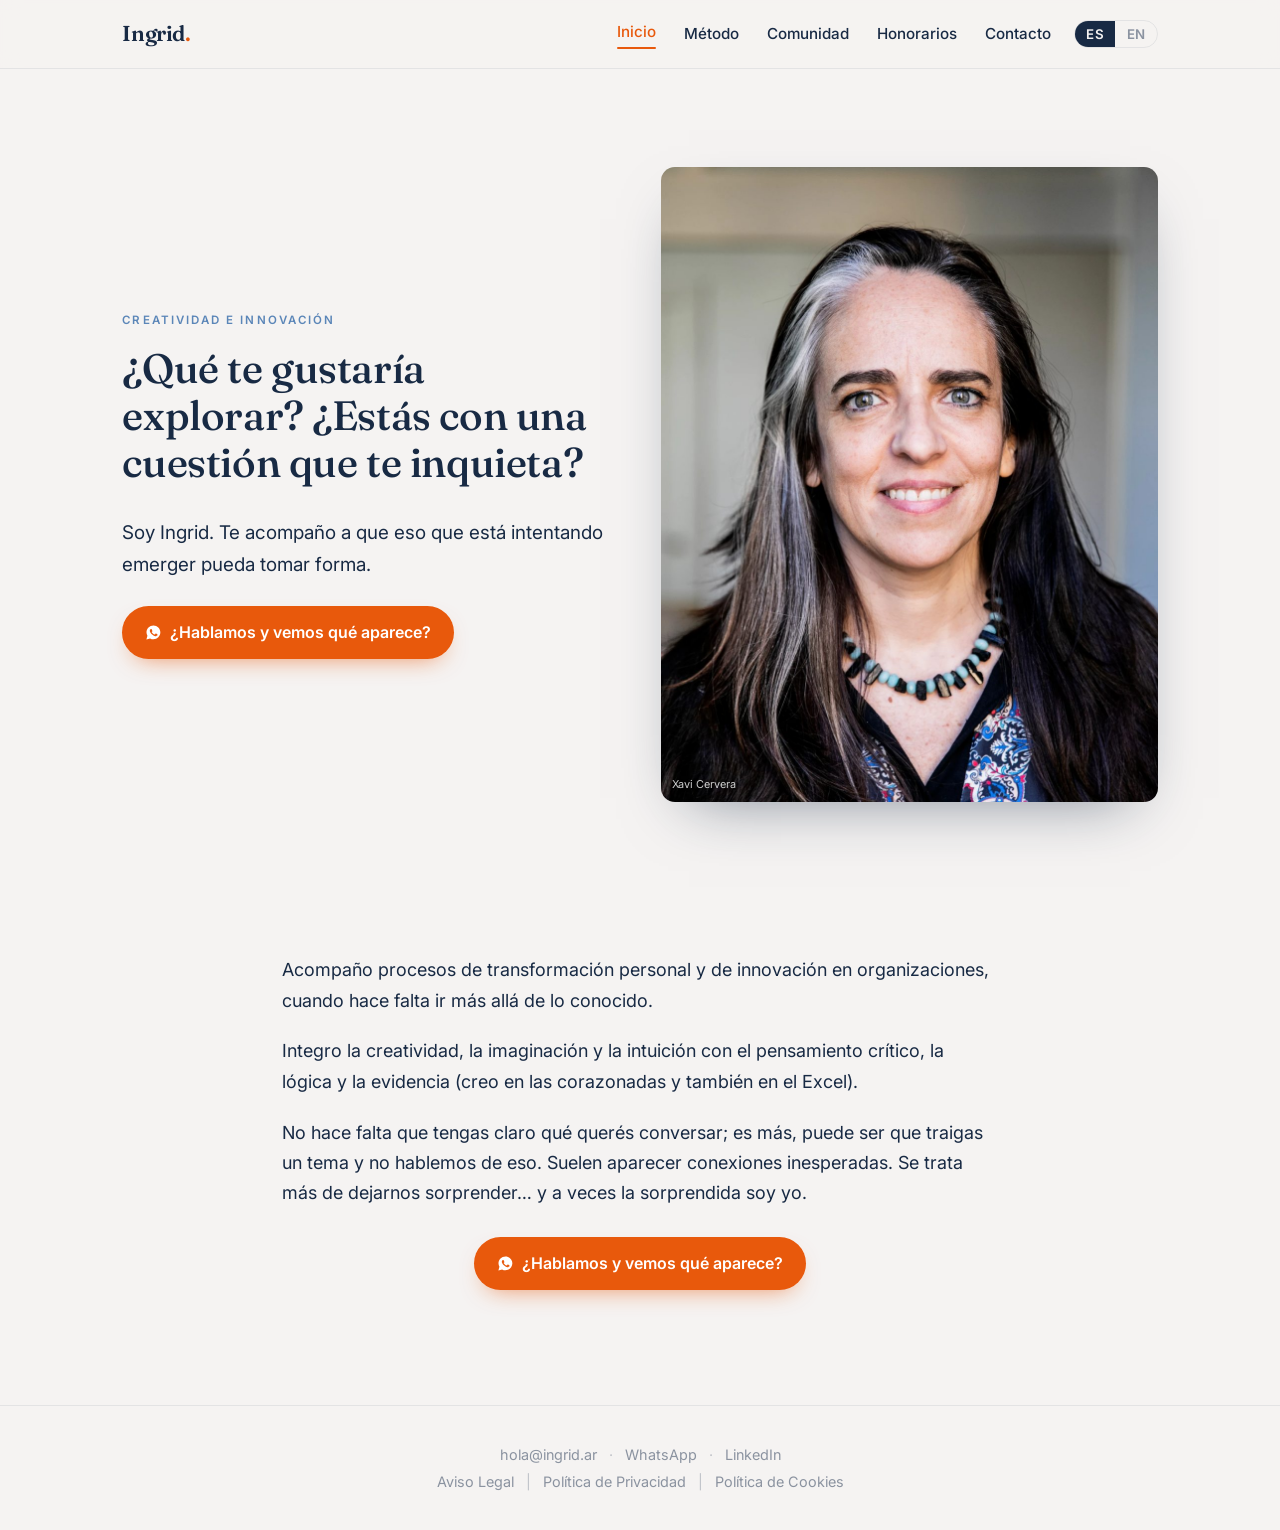
<file: index.html>
<!DOCTYPE html>
<html lang="es">
<head>
<meta charset="utf-8">
<meta name="viewport" content="width=device-width, initial-scale=1">
<title>Ingrid · Creatividad e Innovación</title>
<meta name="description" content="Acompaño a personas y empresas para que descubran nuevas formas de pensar, decidir y actuar.">
<meta property="og:type" content="website">
<meta property="og:site_name" content="Ingrid">
<meta property="og:title" content="Ingrid · Creatividad e Innovación">
<meta property="og:description" content="Acompaño a personas y empresas para que descubran nuevas formas de pensar, decidir y actuar.">
<meta property="og:url" content="https://ingrid.ar/">
<meta property="og:image" content="https://ingrid.ar/assets/og.jpg">
<meta property="og:image:width" content="1200">
<meta property="og:image:height" content="630">
<meta name="twitter:card" content="summary_large_image">

<link rel="preconnect" href="https://fonts.googleapis.com">
<link rel="preconnect" href="https://fonts.gstatic.com" crossorigin>
<link href="https://fonts.googleapis.com/css2?family=Fraunces:opsz,wght@9..144,400;9..144,500;9..144,600&family=Inter:wght@400;500;600&display=swap" rel="stylesheet">
<link rel="stylesheet" href="styles.css">
</head>
<body>
<header>
  <nav class="nav">
    <a class='brand' href='/'>Ingrid<span>.</span></a>
    <div class="nav-links">
      <a class='active' href='/'><span class="es">Inicio</span><span class="en">Home</span></a>
      <a href='/metodo'><span class="es">Método</span><span class="en">Method</span></a>
      <a href='/comunidad'><span class="es">Comunidad</span><span class="en">Community</span></a>
      <a href='/honorarios'><span class="es">Honorarios</span><span class="en">Fees</span></a>
      <a href='/contacto'><span class="es">Contacto</span><span class="en">Contact</span></a>
      <div class="lang-toggle">
        <button data-lang="es">ES</button><button data-lang="en">EN</button>
      </div>
    </div>
  </nav>
</header>

<section class="hero">
  <div class="hero-text">
    <p class="eyebrow"><span class="es">Creatividad e Innovación</span><span class="en">Creativity &amp; Innovation</span></p>
    <h1>
      <span class="es">¿Qué te gustaría explorar? ¿Estás con una cuestión que te inquieta?</span>
      <span class="en">What would you like to explore? Is there something on your mind that unsettles you?</span>
    </h1>
    <p class="lead">
      <span class="es">Soy Ingrid. Te acompaño a que eso que está intentando emerger pueda tomar forma.</span>
      <span class="en">I'm Ingrid. I help whatever is trying to emerge take shape.</span>
    </p>
    <a class="btn js-wa-link" href="https://wa.me/34673626550" target="_blank" rel="noopener">
      <svg viewBox="0 0 24 24"><path d="M12.04 2C6.58 2 2.13 6.45 2.13 11.91c0 1.75.46 3.45 1.32 4.95L2 22l5.25-1.38c1.45.79 3.08 1.21 4.79 1.21 5.46 0 9.91-4.45 9.91-9.91C21.95 6.45 17.5 2 12.04 2zm5.8 14.03c-.24.68-1.4 1.3-1.94 1.34-.5.05-.97.24-3.27-.68-2.76-1.09-4.5-3.9-4.64-4.08-.14-.18-1.1-1.46-1.1-2.79 0-1.33.7-1.98.95-2.25.24-.27.53-.34.71-.34.18 0 .35 0 .5.01.16.01.38-.06.59.45.24.55.79 1.9.86 2.04.07.14.12.3.02.48-.09.18-.14.29-.28.45-.14.16-.29.36-.42.48-.14.14-.28.29-.12.57.16.28.71 1.17 1.53 1.9 1.05.94 1.94 1.23 2.22 1.37.28.14.44.12.6-.07.16-.18.69-.8.87-1.08.18-.28.36-.23.6-.14.24.09 1.55.73 1.81.87.27.14.44.2.5.32.07.11.07.66-.17 1.34z"/></svg>
      <span class="es">¿Hablamos y vemos qué aparece?</span>
      <span class="en">Shall we talk and see what comes up?</span>
    </a>
  </div>
  <div class="hero-photo">
    <img src="assets/ingrid.jpg" alt="Ingrid">
    <span class="photo-credit">Xavi Cervera</span>
  </div>
</section>

<main>
  <section class="block">
    <p>
      <span class="es">Acompaño procesos de transformación personal y de innovación en organizaciones, cuando hace falta ir más allá de lo conocido.</span>
      <span class="en">I accompany processes of personal transformation and innovation in organizations, when it's necessary to go beyond the known.</span>
    </p>
    <p>
      <span class="es">Integro la creatividad, la imaginación y la intuición con el pensamiento crítico, la lógica y la evidencia (creo en las corazonadas y también en el Excel).</span>
      <span class="en">I bring together creativity, imagination and intuition with critical thinking, logic and evidence (I believe in hunches, and also in spreadsheets).</span>
    </p>
    <p>
      <span class="es">No hace falta que tengas claro qué querés conversar; es más, puede ser que traigas un tema y no hablemos de eso. Suelen aparecer conexiones inesperadas. Se trata más de dejarnos sorprender… y a veces la sorprendida soy yo.</span>
      <span class="en">You don't need to be clear about what you want to talk about; in fact, you might bring one topic and we end up not talking about it. Unexpected connections tend to appear. It's more about letting ourselves be surprised… and sometimes I'm the surprised one.</span>
    </p>
    <p style="margin-top:1.8rem;text-align:center;">
      <a class="btn js-wa-link" href="https://wa.me/34673626550" target="_blank" rel="noopener">
        <svg viewBox="0 0 24 24"><path d="M12.04 2C6.58 2 2.13 6.45 2.13 11.91c0 1.75.46 3.45 1.32 4.95L2 22l5.25-1.38c1.45.79 3.08 1.21 4.79 1.21 5.46 0 9.91-4.45 9.91-9.91C21.95 6.45 17.5 2 12.04 2zm5.8 14.03c-.24.68-1.4 1.3-1.94 1.34-.5.05-.97.24-3.27-.68-2.76-1.09-4.5-3.9-4.64-4.08-.14-.18-1.1-1.46-1.1-2.79 0-1.33.7-1.98.95-2.25.24-.27.53-.34.71-.34.18 0 .35 0 .5.01.16.01.38-.06.59.45.24.55.79 1.9.86 2.04.07.14.12.3.02.48-.09.18-.14.29-.28.45-.14.16-.29.36-.42.48-.14.14-.28.29-.12.57.16.28.71 1.17 1.53 1.9 1.05.94 1.94 1.23 2.22 1.37.28.14.44.12.6-.07.16-.18.69-.8.87-1.08.18-.28.36-.23.6-.14.24.09 1.55.73 1.81.87.27.14.44.2.5.32.07.11.07.66-.17 1.34z"/></svg>
        <span class="es">¿Hablamos y vemos qué aparece?</span>
        <span class="en">Shall we talk and see what comes up?</span>
      </a>
    </p>
  </section>
</main>

<footer>
  <div class="foot-line">
    <a href="mailto:hola@ingrid.ar">hola@ingrid.ar</a>
    <span class="sep">·</span>
    <a class="js-wa-link" href="https://wa.me/34673626550" target="_blank" rel="noopener">WhatsApp</a>
    <span class="sep">·</span>
    <a href="https://www.linkedin.com/in/ingridastiz/" target="_blank" rel="noopener">LinkedIn</a>
  </div>
  <div class="foot-line foot-legal">
    <a href='/aviso-legal'><span class="es">Aviso Legal</span><span class="en">Legal Notice</span></a>
    <span class="sep">|</span>
    <a href='/privacidad'><span class="es">Política de Privacidad</span><span class="en">Privacy Policy</span></a>
    <span class="sep">|</span>
    <a href='/cookies'><span class="es">Política de Cookies</span><span class="en">Cookie Policy</span></a>
  </div>
</footer>

<script src="script.js"></script>
</body>
</html>
</file>
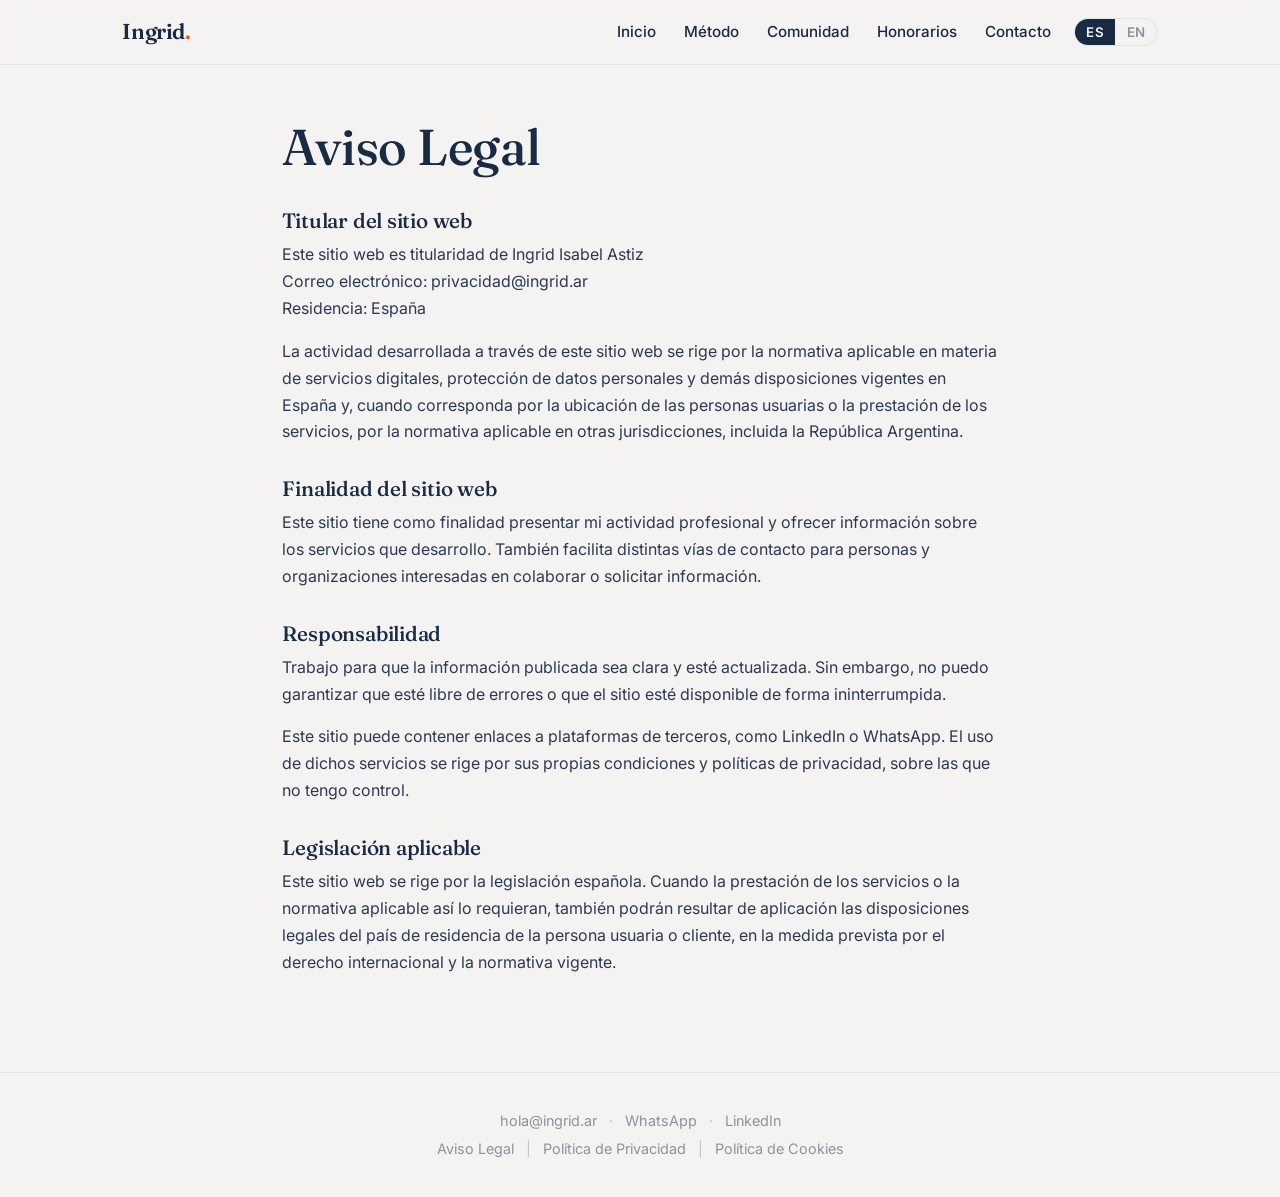
<file: aviso-legal.html>
<!DOCTYPE html>
<html lang="es">
<head>
<meta charset="utf-8">
<meta name="viewport" content="width=device-width, initial-scale=1">
<title>Aviso Legal · Ingrid</title>
<meta name="robots" content="noindex">
<link rel="preconnect" href="https://fonts.googleapis.com">
<link rel="preconnect" href="https://fonts.gstatic.com" crossorigin>
<link href="https://fonts.googleapis.com/css2?family=Fraunces:opsz,wght@9..144,400;9..144,500;9..144,600&family=Inter:wght@400;500;600&display=swap" rel="stylesheet">
<link rel="stylesheet" href="styles.css">
</head>
<body>
<header>
  <nav class="nav">
    <a class='brand' href='/'>Ingrid<span>.</span></a>
    <div class="nav-links">
      <a href='/'><span class="es">Inicio</span><span class="en">Home</span></a>
      <a href='/metodo'><span class="es">Método</span><span class="en">Method</span></a>
      <a href='/comunidad'><span class="es">Comunidad</span><span class="en">Community</span></a>
      <a href='/honorarios'><span class="es">Honorarios</span><span class="en">Fees</span></a>
      <a href='/contacto'><span class="es">Contacto</span><span class="en">Contact</span></a>
      <div class="lang-toggle">
        <button data-lang="es">ES</button><button data-lang="en">EN</button>
      </div>
    </div>
  </nav>
</header>

<main class="legal">
  <div class="es">
  <h1>Aviso Legal</h1>

  <h2>Titular del sitio web</h2>
  <p>Este sitio web es titularidad de Ingrid Isabel Astiz<br>
  Correo electrónico: privacidad@ingrid.ar<br>
  Residencia: España</p>
  <p>La actividad desarrollada a través de este sitio web se rige por la normativa aplicable en materia de servicios digitales, protección de datos personales y demás disposiciones vigentes en España y, cuando corresponda por la ubicación de las personas usuarias o la prestación de los servicios, por la normativa aplicable en otras jurisdicciones, incluida la República Argentina.</p>

  <h2>Finalidad del sitio web</h2>
  <p>Este sitio tiene como finalidad presentar mi actividad profesional y ofrecer información sobre los servicios que desarrollo. También facilita distintas vías de contacto para personas y organizaciones interesadas en colaborar o solicitar información.</p>

  <h2>Responsabilidad</h2>
  <p>Trabajo para que la información publicada sea clara y esté actualizada. Sin embargo, no puedo garantizar que esté libre de errores o que el sitio esté disponible de forma ininterrumpida.</p>
  <p>Este sitio puede contener enlaces a plataformas de terceros, como LinkedIn o WhatsApp. El uso de dichos servicios se rige por sus propias condiciones y políticas de privacidad, sobre las que no tengo control.</p>

  <h2>Legislación aplicable</h2>
  <p>Este sitio web se rige por la legislación española. Cuando la prestación de los servicios o la normativa aplicable así lo requieran, también podrán resultar de aplicación las disposiciones legales del país de residencia de la persona usuaria o cliente, en la medida prevista por el derecho internacional y la normativa vigente.</p>
  </div>

  <div class="en">
  <h1>Legal Notice</h1>

  <h2>Website owner</h2>
  <p>This website is owned by Ingrid Isabel Astiz<br>
  Email: privacidad@ingrid.ar<br>
  Residence: Spain</p>
  <p>The activity carried out through this website is governed by the applicable regulations on digital services, personal data protection and other provisions in force in Spain and, where applicable due to the location of the users or the provision of the services, by the applicable regulations in other jurisdictions, including the Argentine Republic.</p>

  <h2>Purpose of the website</h2>
  <p>This site is intended to present my professional activity and provide information about the services I offer. It also provides different ways to get in touch for people and organizations interested in collaborating or requesting information.</p>

  <h2>Liability</h2>
  <p>I work to keep the published information clear and up to date. However, I cannot guarantee that it is free of errors or that the site is available uninterruptedly.</p>
  <p>This site may contain links to third-party platforms, such as LinkedIn or WhatsApp. The use of those services is governed by their own terms and privacy policies, over which I have no control.</p>

  <h2>Applicable law</h2>
  <p>This website is governed by Spanish law. Where the provision of services or applicable regulations require it, the legal provisions of the country of residence of the user or client may also apply, to the extent provided by international law and current regulations.</p>
  </div>
</main>

<footer>
  <div class="foot-line">
    <a href="mailto:hola@ingrid.ar">hola@ingrid.ar</a>
    <span class="sep">·</span>
    <a class="js-wa-link" href="https://wa.me/34673626550" target="_blank" rel="noopener">WhatsApp</a>
    <span class="sep">·</span>
    <a href="https://www.linkedin.com/in/ingridastiz/" target="_blank" rel="noopener">LinkedIn</a>
  </div>
  <div class="foot-line foot-legal">
    <a href='/aviso-legal'><span class="es">Aviso Legal</span><span class="en">Legal Notice</span></a>
    <span class="sep">|</span>
    <a href='/privacidad'><span class="es">Política de Privacidad</span><span class="en">Privacy Policy</span></a>
    <span class="sep">|</span>
    <a href='/cookies'><span class="es">Política de Cookies</span><span class="en">Cookie Policy</span></a>
  </div>
</footer>

<script src="script.js"></script>
</body>
</html>
</file>
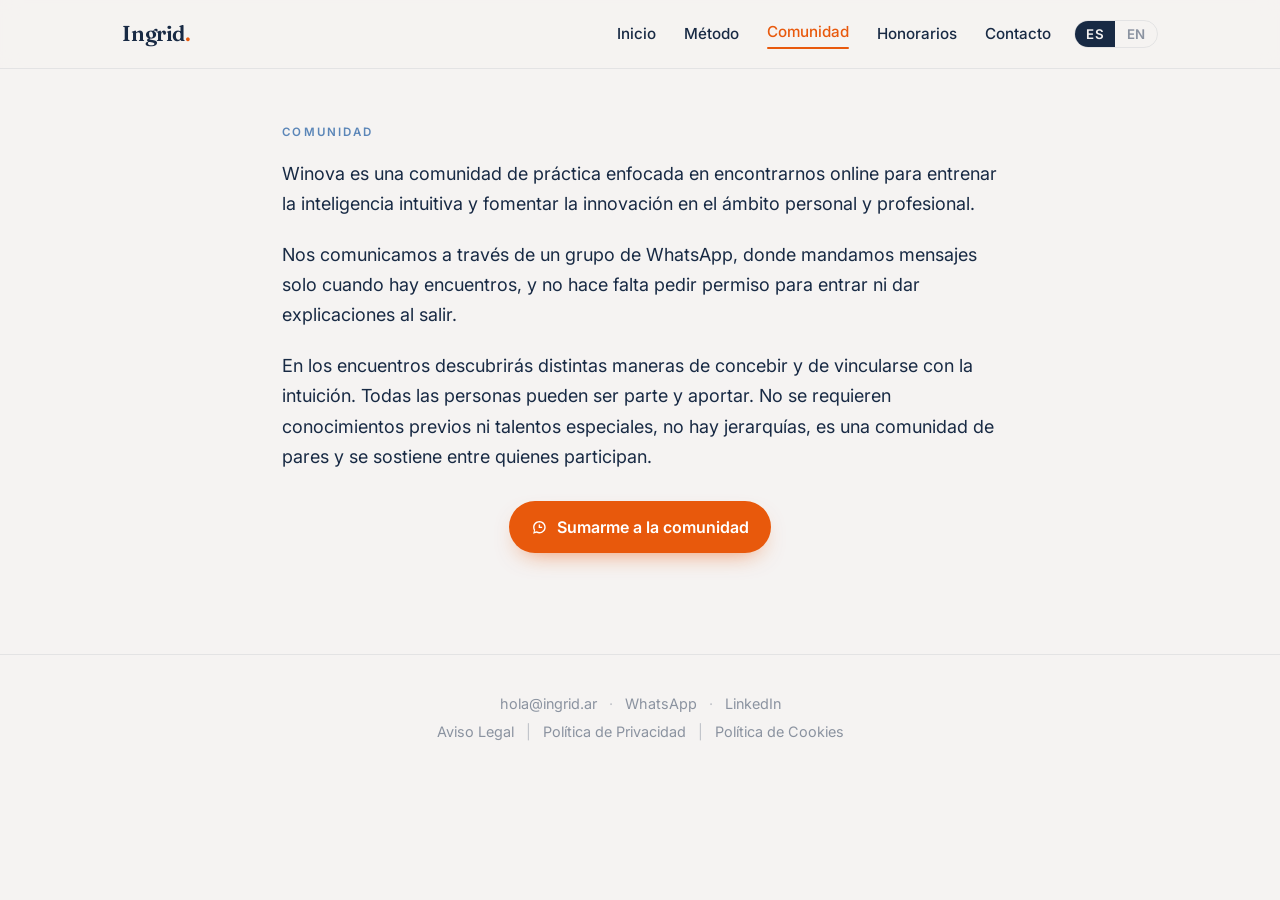
<file: comunidad.html>
<!DOCTYPE html>
<html lang="es">
<head>
<meta charset="utf-8">
<meta name="viewport" content="width=device-width, initial-scale=1">
<title>Comunidad · Ingrid</title>
<meta name="description" content="Una comunidad de práctica para entrenar la inteligencia intuitiva y fomentar la innovación.">
<meta property="og:type" content="website">
<meta property="og:site_name" content="Ingrid">
<meta property="og:title" content="Comunidad · Ingrid">
<meta property="og:description" content="Una comunidad de práctica para entrenar la inteligencia intuitiva y fomentar la innovación.">
<meta property="og:url" content="https://ingrid.ar/comunidad.html">
<meta property="og:image" content="https://ingrid.ar/assets/og.jpg">
<meta property="og:image:width" content="1200">
<meta property="og:image:height" content="630">
<meta name="twitter:card" content="summary_large_image">

<link rel="preconnect" href="https://fonts.googleapis.com">
<link rel="preconnect" href="https://fonts.gstatic.com" crossorigin>
<link href="https://fonts.googleapis.com/css2?family=Fraunces:opsz,wght@9..144,400;9..144,500;9..144,600&family=Inter:wght@400;500;600&display=swap" rel="stylesheet">
<link rel="stylesheet" href="styles.css">
</head>
<body>
<header>
  <nav class="nav">
    <a class='brand' href='/'>Ingrid<span>.</span></a>
    <div class="nav-links">
      <a href='/'><span class="es">Inicio</span><span class="en">Home</span></a>
      <a href='/metodo'><span class="es">Método</span><span class="en">Method</span></a>
      <a class='active' href='/comunidad'><span class="es">Comunidad</span><span class="en">Community</span></a>
      <a href='/honorarios'><span class="es">Honorarios</span><span class="en">Fees</span></a>
      <a href='/contacto'><span class="es">Contacto</span><span class="en">Contact</span></a>
      <div class="lang-toggle">
        <button data-lang="es">ES</button><button data-lang="en">EN</button>
      </div>
    </div>
  </nav>
</header>

<main>
  <p class="eyebrow"><span class="es">Comunidad</span><span class="en">Community</span></p>

  <p>
    <span class="es">Winova es una comunidad de práctica enfocada en encontrarnos online para entrenar la inteligencia intuitiva y fomentar la innovación en el ámbito personal y profesional.</span>
    <span class="en">Winova is a community of practice focused on meeting online to train intuitive intelligence and foster innovation in the personal and professional spheres.</span>
  </p>

  <p>
    <span class="es">Nos comunicamos a través de un grupo de WhatsApp, donde mandamos mensajes solo cuando hay encuentros, y no hace falta pedir permiso para entrar ni dar explicaciones al salir.</span>
    <span class="en">We keep in touch through a WhatsApp group, where we only send messages when there are meetups, and you don't need to ask permission to join or explain yourself when you leave.</span>
  </p>

  <p>
    <span class="es">En los encuentros descubrirás distintas maneras de concebir y de vincularse con la intuición. Todas las personas pueden ser parte y aportar. No se requieren conocimientos previos ni talentos especiales, no hay jerarquías, es una comunidad de pares y se sostiene entre quienes participan.</span>
    <span class="en">In the meetups you'll discover different ways of conceiving and relating to intuition. Everyone can take part and contribute. No prior knowledge or special talents are required, there are no hierarchies — it's a community of peers, sustained by those who take part.</span>
  </p>

  <p style="margin-top:1.8rem;text-align:center;">
    <a class="btn" href="https://chat.whatsapp.com/CQR5K7lkx6O92UMLmiRKzh" target="_blank" rel="noopener">
      <svg viewBox="0 0 24 24"><path d="M12 3C7.03 3 3 6.94 3 11.8c0 1.64.46 3.18 1.26 4.5L3 21l4.9-1.27A9.3 9.3 0 0 0 12 20.6c4.97 0 9-3.94 9-8.8S16.97 3 12 3zm0 2c3.86 0 7 3.05 7 6.8s-3.14 6.8-7 6.8c-1.3 0-2.52-.34-3.57-.94l-.34-.2-2.9.75.77-2.8-.22-.36A6.6 6.6 0 0 1 5 11.8C5 8.05 8.14 5 12 5zm-1 3v5h5v-2h-3V8h-2z"/></svg>
      <span class="es">Sumarme a la comunidad</span><span class="en">Join the community</span>
    </a>
  </p>
</main>

<footer>
  <div class="foot-line">
    <a href="mailto:hola@ingrid.ar">hola@ingrid.ar</a>
    <span class="sep">·</span>
    <a class="js-wa-link" href="https://wa.me/34673626550" target="_blank" rel="noopener">WhatsApp</a>
    <span class="sep">·</span>
    <a href="https://www.linkedin.com/in/ingridastiz/" target="_blank" rel="noopener">LinkedIn</a>
  </div>
  <div class="foot-line foot-legal">
    <a href='/aviso-legal'><span class="es">Aviso Legal</span><span class="en">Legal Notice</span></a>
    <span class="sep">|</span>
    <a href='/privacidad'><span class="es">Política de Privacidad</span><span class="en">Privacy Policy</span></a>
    <span class="sep">|</span>
    <a href='/cookies'><span class="es">Política de Cookies</span><span class="en">Cookie Policy</span></a>
  </div>
</footer>

<script src="script.js"></script>
</body>
</html>
</file>
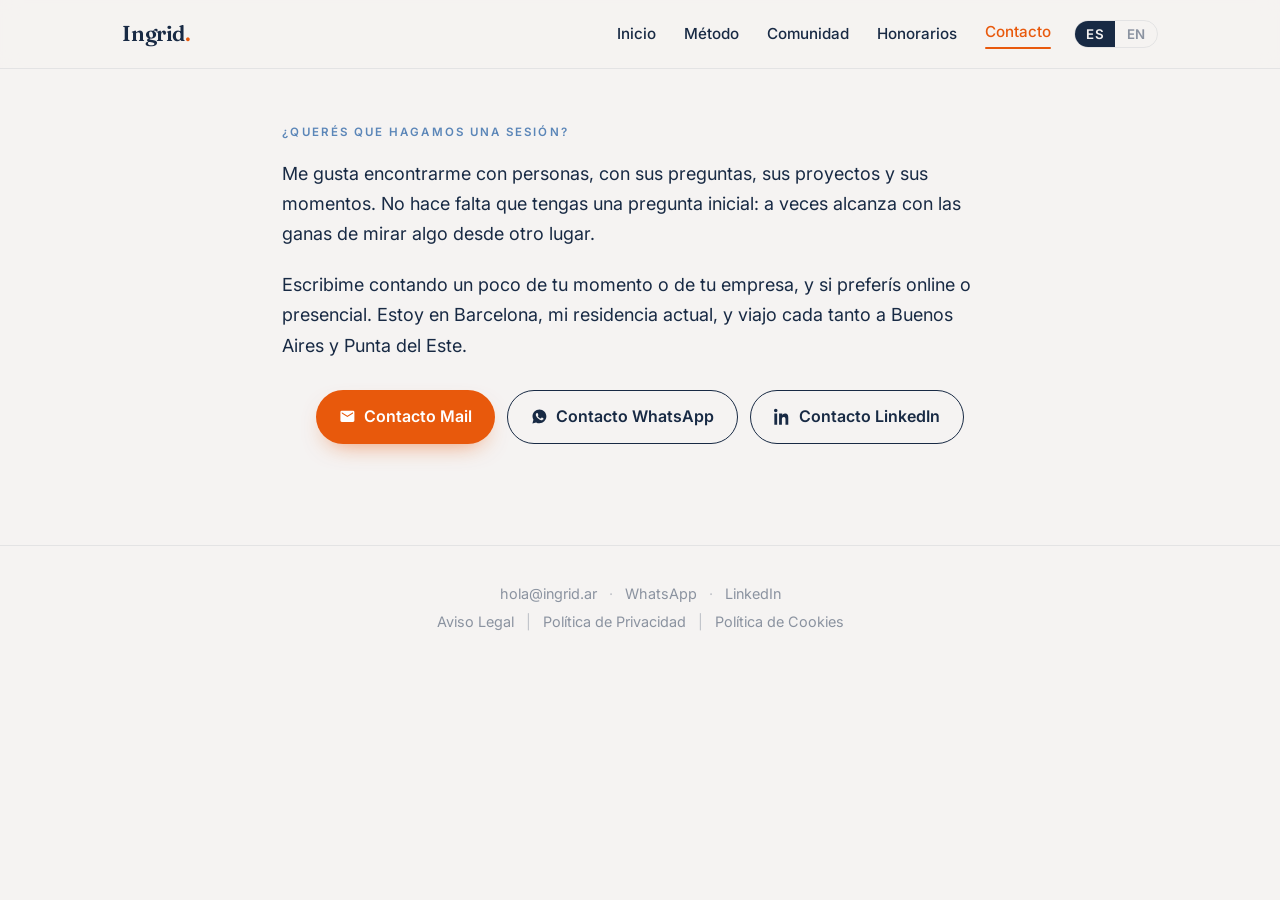
<file: contacto.html>
<!DOCTYPE html>
<html lang="es">
<head>
<meta charset="utf-8">
<meta name="viewport" content="width=device-width, initial-scale=1">
<title>Contacto · Ingrid</title>
<meta name="description" content="¿Querés que hagamos una sesión? Escríbeme y vemos qué aparece.">
<meta property="og:type" content="website">
<meta property="og:site_name" content="Ingrid">
<meta property="og:title" content="Contacto · Ingrid">
<meta property="og:description" content="¿Querés que hagamos una sesión? Escríbeme y vemos qué aparece.">
<meta property="og:url" content="https://ingrid.ar/contacto.html">
<meta property="og:image" content="https://ingrid.ar/assets/og.jpg">
<meta property="og:image:width" content="1200">
<meta property="og:image:height" content="630">
<meta name="twitter:card" content="summary_large_image">

<link rel="preconnect" href="https://fonts.googleapis.com">
<link rel="preconnect" href="https://fonts.gstatic.com" crossorigin>
<link href="https://fonts.googleapis.com/css2?family=Fraunces:opsz,wght@9..144,400;9..144,500;9..144,600&family=Inter:wght@400;500;600&display=swap" rel="stylesheet">
<link rel="stylesheet" href="styles.css">
</head>
<body>
<header>
  <nav class="nav">
    <a class='brand' href='/'>Ingrid<span>.</span></a>
    <div class="nav-links">
      <a href='/'><span class="es">Inicio</span><span class="en">Home</span></a>
      <a href='/metodo'><span class="es">Método</span><span class="en">Method</span></a>
      <a href='/comunidad'><span class="es">Comunidad</span><span class="en">Community</span></a>
      <a href='/honorarios'><span class="es">Honorarios</span><span class="en">Fees</span></a>
      <a class='active' href='/contacto'><span class="es">Contacto</span><span class="en">Contact</span></a>
      <div class="lang-toggle">
        <button data-lang="es">ES</button><button data-lang="en">EN</button>
      </div>
    </div>
  </nav>
</header>

<main>
  <p class="eyebrow"><span class="es">¿Querés que hagamos una sesión?</span><span class="en">Shall we do a session?</span></p>

  <p>
    <span class="es">Me gusta encontrarme con personas, con sus preguntas, sus proyectos y sus momentos. No hace falta que tengas una pregunta inicial: a veces alcanza con las ganas de mirar algo desde otro lugar.</span>
    <span class="en">I enjoy meeting people — with their questions, their projects and their moments. You don't need to have an initial question: sometimes the wish to look at something from another place is enough.</span>
  </p>

  <p>
    <span class="es">Escribime contando un poco de tu momento o de tu empresa, y si preferís online o presencial. Estoy en Barcelona, mi residencia actual, y viajo cada tanto a Buenos Aires y Punta del Este.</span>
    <span class="en">Write to me telling me a bit about your moment or your company, and whether you prefer online or in person. I'm in Barcelona, my current home, and I travel now and then to Buenos Aires and Punta del Este.</span>
  </p>

  <p style="margin-top:1.8rem;display:flex;gap:.8rem;flex-wrap:wrap;justify-content:center;">
    <a class="btn" href="mailto:hola@ingrid.ar">
      <svg viewBox="0 0 24 24"><path d="M20 4H4a2 2 0 0 0-2 2v12a2 2 0 0 0 2 2h16a2 2 0 0 0 2-2V6a2 2 0 0 0-2-2zm0 4-8 5-8-5V6l8 5 8-5v2z"/></svg>
      <span class="es">Contacto Mail</span><span class="en">Contact via Email</span>
    </a>
    <a class="btn btn-outline js-wa-link" href="https://wa.me/34673626550" target="_blank" rel="noopener">
      <svg viewBox="0 0 24 24"><path d="M12.04 2C6.58 2 2.13 6.45 2.13 11.91c0 1.75.46 3.45 1.32 4.95L2 22l5.25-1.38c1.45.79 3.08 1.21 4.79 1.21 5.46 0 9.91-4.45 9.91-9.91C21.95 6.45 17.5 2 12.04 2zm5.8 14.03c-.24.68-1.4 1.3-1.94 1.34-.5.05-.97.24-3.27-.68-2.76-1.09-4.5-3.9-4.64-4.08-.14-.18-1.1-1.46-1.1-2.79 0-1.33.7-1.98.95-2.25.24-.27.53-.34.71-.34.18 0 .35 0 .5.01.16.01.38-.06.59.45.24.55.79 1.9.86 2.04.07.14.12.3.02.48-.09.18-.14.29-.28.45-.14.16-.29.36-.42.48-.14.14-.28.29-.12.57.16.28.71 1.17 1.53 1.9 1.05.94 1.94 1.23 2.22 1.37.28.14.44.12.6-.07.16-.18.69-.8.87-1.08.18-.28.36-.23.6-.14.24.09 1.55.73 1.81.87.27.14.44.2.5.32.07.11.07.66-.17 1.34z"/></svg>
      <span class="es">Contacto WhatsApp</span><span class="en">Contact via WhatsApp</span>
    </a>
    <a class="btn btn-outline" href="https://www.linkedin.com/in/ingridastiz/" target="_blank" rel="noopener">
      <svg viewBox="0 0 24 24"><path d="M4.98 3.5C4.98 4.88 3.87 6 2.5 6S0 4.88 0 3.5 1.12 1 2.5 1s2.48 1.12 2.48 2.5zM.5 8h4V24h-4V8zm7.5 0h3.8v2.2h.05c.53-1 1.83-2.2 3.77-2.2 4.03 0 4.78 2.65 4.78 6.1V24h-4v-7.1c0-1.7-.03-3.9-2.38-3.9-2.38 0-2.74 1.86-2.74 3.78V24h-4V8z"/></svg>
      <span class="es">Contacto LinkedIn</span><span class="en">Contact via LinkedIn</span>
    </a>
  </p>
</main>

<footer>
  <div class="foot-line">
    <a href="mailto:hola@ingrid.ar">hola@ingrid.ar</a>
    <span class="sep">·</span>
    <a class="js-wa-link" href="https://wa.me/34673626550" target="_blank" rel="noopener">WhatsApp</a>
    <span class="sep">·</span>
    <a href="https://www.linkedin.com/in/ingridastiz/" target="_blank" rel="noopener">LinkedIn</a>
  </div>
  <div class="foot-line foot-legal">
    <a href='/aviso-legal'><span class="es">Aviso Legal</span><span class="en">Legal Notice</span></a>
    <span class="sep">|</span>
    <a href='/privacidad'><span class="es">Política de Privacidad</span><span class="en">Privacy Policy</span></a>
    <span class="sep">|</span>
    <a href='/cookies'><span class="es">Política de Cookies</span><span class="en">Cookie Policy</span></a>
  </div>
</footer>

<script src="script.js"></script>
</body>
</html>
</file>
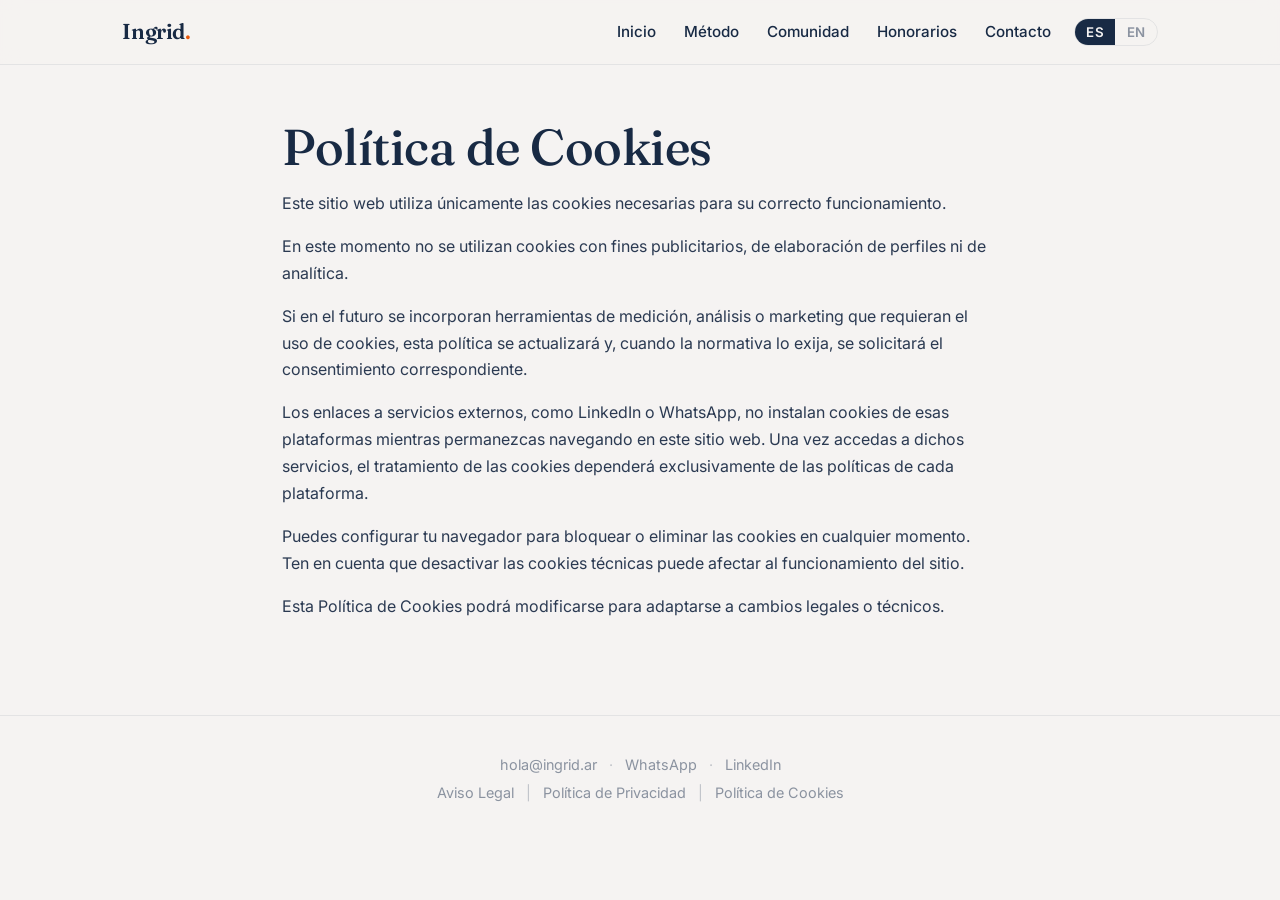
<file: cookies.html>
<!DOCTYPE html>
<html lang="es">
<head>
<meta charset="utf-8">
<meta name="viewport" content="width=device-width, initial-scale=1">
<title>Política de Cookies · Ingrid</title>
<meta name="robots" content="noindex">
<link rel="preconnect" href="https://fonts.googleapis.com">
<link rel="preconnect" href="https://fonts.gstatic.com" crossorigin>
<link href="https://fonts.googleapis.com/css2?family=Fraunces:opsz,wght@9..144,400;9..144,500;9..144,600&family=Inter:wght@400;500;600&display=swap" rel="stylesheet">
<link rel="stylesheet" href="styles.css">
</head>
<body>
<header>
  <nav class="nav">
    <a class='brand' href='/'>Ingrid<span>.</span></a>
    <div class="nav-links">
      <a href='/'><span class="es">Inicio</span><span class="en">Home</span></a>
      <a href='/metodo'><span class="es">Método</span><span class="en">Method</span></a>
      <a href='/comunidad'><span class="es">Comunidad</span><span class="en">Community</span></a>
      <a href='/honorarios'><span class="es">Honorarios</span><span class="en">Fees</span></a>
      <a href='/contacto'><span class="es">Contacto</span><span class="en">Contact</span></a>
      <div class="lang-toggle">
        <button data-lang="es">ES</button><button data-lang="en">EN</button>
      </div>
    </div>
  </nav>
</header>

<main class="legal">
  <div class="es">
  <h1>Política de Cookies</h1>

  <p>Este sitio web utiliza únicamente las cookies necesarias para su correcto funcionamiento.</p>

  <p>En este momento no se utilizan cookies con fines publicitarios, de elaboración de perfiles ni de analítica.</p>

  <p>Si en el futuro se incorporan herramientas de medición, análisis o marketing que requieran el uso de cookies, esta política se actualizará y, cuando la normativa lo exija, se solicitará el consentimiento correspondiente.</p>

  <p>Los enlaces a servicios externos, como LinkedIn o WhatsApp, no instalan cookies de esas plataformas mientras permanezcas navegando en este sitio web. Una vez accedas a dichos servicios, el tratamiento de las cookies dependerá exclusivamente de las políticas de cada plataforma.</p>

  <p>Puedes configurar tu navegador para bloquear o eliminar las cookies en cualquier momento. Ten en cuenta que desactivar las cookies técnicas puede afectar al funcionamiento del sitio.</p>

  <p>Esta Política de Cookies podrá modificarse para adaptarse a cambios legales o técnicos.</p>
  </div>

  <div class="en">
  <h1>Cookie Policy</h1>

  <p>This website uses only the cookies necessary for it to work properly.</p>

  <p>At this time, no cookies are used for advertising, profiling or analytics purposes.</p>

  <p>If measurement, analytics or marketing tools that require the use of cookies are added in the future, this policy will be updated and, where the regulations require it, the corresponding consent will be requested.</p>

  <p>Links to external services, such as LinkedIn or WhatsApp, do not install cookies from those platforms while you remain browsing this website. Once you access those services, the handling of cookies will depend exclusively on each platform's own policies.</p>

  <p>You can configure your browser to block or delete cookies at any time. Keep in mind that disabling technical cookies may affect how the site works.</p>

  <p>This Cookie Policy may be modified to adapt to legal or technical changes.</p>
  </div>
</main>

<footer>
  <div class="foot-line">
    <a href="mailto:hola@ingrid.ar">hola@ingrid.ar</a>
    <span class="sep">·</span>
    <a class="js-wa-link" href="https://wa.me/34673626550" target="_blank" rel="noopener">WhatsApp</a>
    <span class="sep">·</span>
    <a href="https://www.linkedin.com/in/ingridastiz/" target="_blank" rel="noopener">LinkedIn</a>
  </div>
  <div class="foot-line foot-legal">
    <a href='/aviso-legal'><span class="es">Aviso Legal</span><span class="en">Legal Notice</span></a>
    <span class="sep">|</span>
    <a href='/privacidad'><span class="es">Política de Privacidad</span><span class="en">Privacy Policy</span></a>
    <span class="sep">|</span>
    <a href='/cookies'><span class="es">Política de Cookies</span><span class="en">Cookie Policy</span></a>
  </div>
</footer>

<script src="script.js"></script>
</body>
</html>
</file>
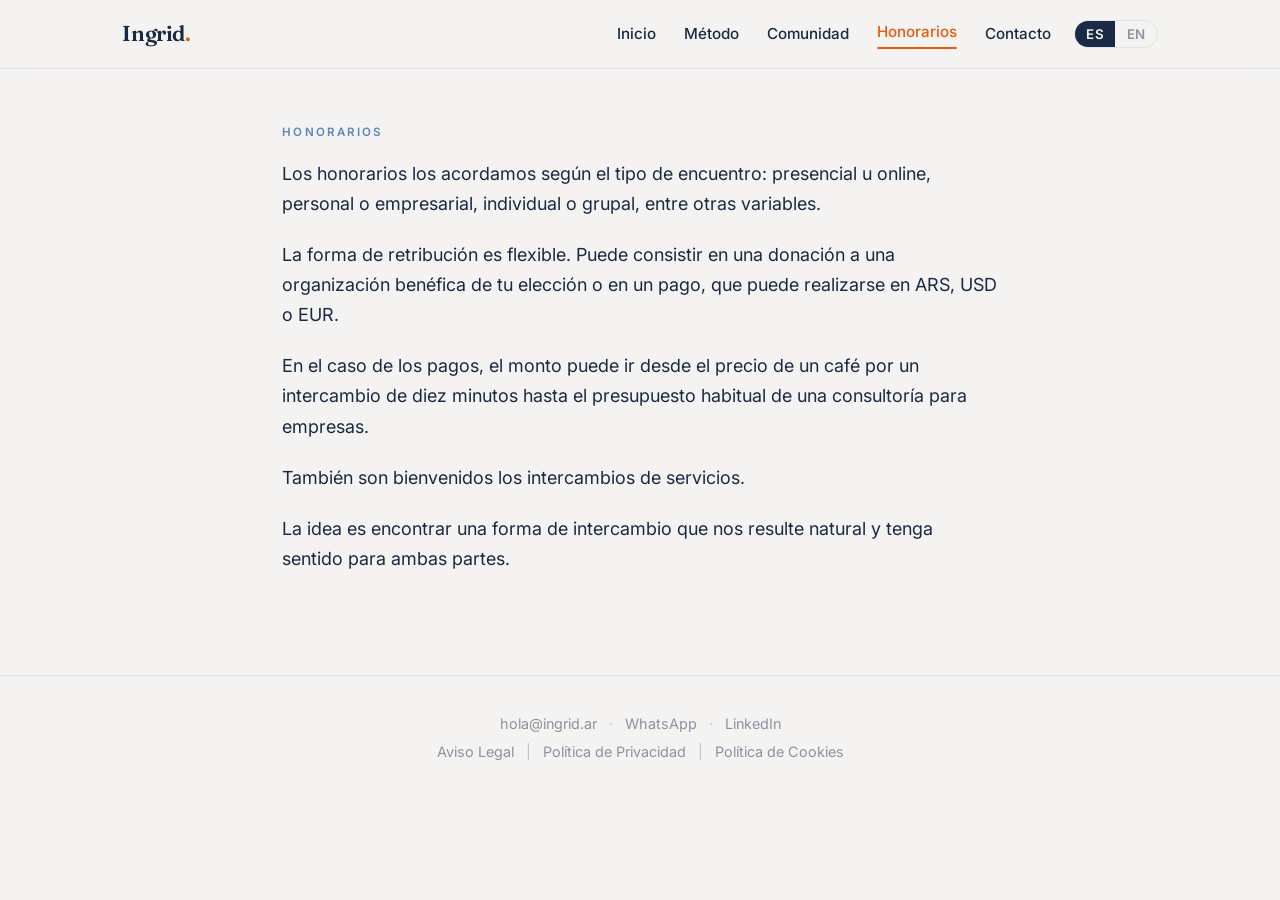
<file: honorarios.html>
<!DOCTYPE html>
<html lang="es">
<head>
<meta charset="utf-8">
<meta name="viewport" content="width=device-width, initial-scale=1">
<title>Honorarios · Ingrid</title>
<meta name="description" content="Acompaño a personas y empresas para que descubran nuevas formas de pensar, decidir y actuar.">
<meta property="og:type" content="website">
<meta property="og:site_name" content="Ingrid">
<meta property="og:title" content="Honorarios · Ingrid">
<meta property="og:description" content="Acompaño a personas y empresas para que descubran nuevas formas de pensar, decidir y actuar.">
<meta property="og:url" content="https://ingrid.ar/honorarios.html">
<meta property="og:image" content="https://ingrid.ar/assets/og.jpg">
<meta property="og:image:width" content="1200">
<meta property="og:image:height" content="630">
<meta name="twitter:card" content="summary_large_image">

<link rel="preconnect" href="https://fonts.googleapis.com">
<link rel="preconnect" href="https://fonts.gstatic.com" crossorigin>
<link href="https://fonts.googleapis.com/css2?family=Fraunces:opsz,wght@9..144,400;9..144,500;9..144,600&family=Inter:wght@400;500;600&display=swap" rel="stylesheet">
<link rel="stylesheet" href="styles.css">
</head>
<body>
<header>
  <nav class="nav">
    <a class='brand' href='/'>Ingrid<span>.</span></a>
    <div class="nav-links">
      <a href='/'><span class="es">Inicio</span><span class="en">Home</span></a>
      <a href='/metodo'><span class="es">Método</span><span class="en">Method</span></a>
      <a href='/comunidad'><span class="es">Comunidad</span><span class="en">Community</span></a>
      <a class='active' href='/honorarios'><span class="es">Honorarios</span><span class="en">Fees</span></a>
      <a href='/contacto'><span class="es">Contacto</span><span class="en">Contact</span></a>
      <div class="lang-toggle">
        <button data-lang="es">ES</button><button data-lang="en">EN</button>
      </div>
    </div>
  </nav>
</header>

<main>
  <p class="eyebrow"><span class="es">Honorarios</span><span class="en">Fees</span></p>

  <p>
    <span class="es">Los honorarios los acordamos según el tipo de encuentro: presencial u online, personal o empresarial, individual o grupal, entre otras variables.</span>
    <span class="en">Fees are agreed on depending on the type of encounter: in person or online, personal or corporate, individual or group, among other variables.</span>
  </p>

  <p>
    <span class="es">La forma de retribución es flexible. Puede consistir en una donación a una organización benéfica de tu elección o en un pago, que puede realizarse en ARS, USD o EUR.</span>
    <span class="en">The form of payment is flexible. It can be a donation to a charity of your choice, or a payment, which can be made in ARS, USD or EUR.</span>
  </p>

  <p>
    <span class="es">En el caso de los pagos, el monto puede ir desde el precio de un café por un intercambio de diez minutos hasta el presupuesto habitual de una consultoría para empresas.</span>
    <span class="en">For payments, the amount can range from the price of a coffee for a ten-minute exchange up to the usual budget for a corporate consultancy.</span>
  </p>

  <p>
    <span class="es">También son bienvenidos los intercambios de servicios.</span>
    <span class="en">Exchanges of services are also welcome.</span>
  </p>

  <p>
    <span class="es">La idea es encontrar una forma de intercambio que nos resulte natural y tenga sentido para ambas partes.</span>
    <span class="en">The idea is to find a form of exchange that feels natural to us and makes sense for both sides.</span>
  </p>
</main>

<footer>
  <div class="foot-line">
    <a href="mailto:hola@ingrid.ar">hola@ingrid.ar</a>
    <span class="sep">·</span>
    <a class="js-wa-link" href="https://wa.me/34673626550" target="_blank" rel="noopener">WhatsApp</a>
    <span class="sep">·</span>
    <a href="https://www.linkedin.com/in/ingridastiz/" target="_blank" rel="noopener">LinkedIn</a>
  </div>
  <div class="foot-line foot-legal">
    <a href='/aviso-legal'><span class="es">Aviso Legal</span><span class="en">Legal Notice</span></a>
    <span class="sep">|</span>
    <a href='/privacidad'><span class="es">Política de Privacidad</span><span class="en">Privacy Policy</span></a>
    <span class="sep">|</span>
    <a href='/cookies'><span class="es">Política de Cookies</span><span class="en">Cookie Policy</span></a>
  </div>
</footer>

<script src="script.js"></script>
</body>
</html>
</file>
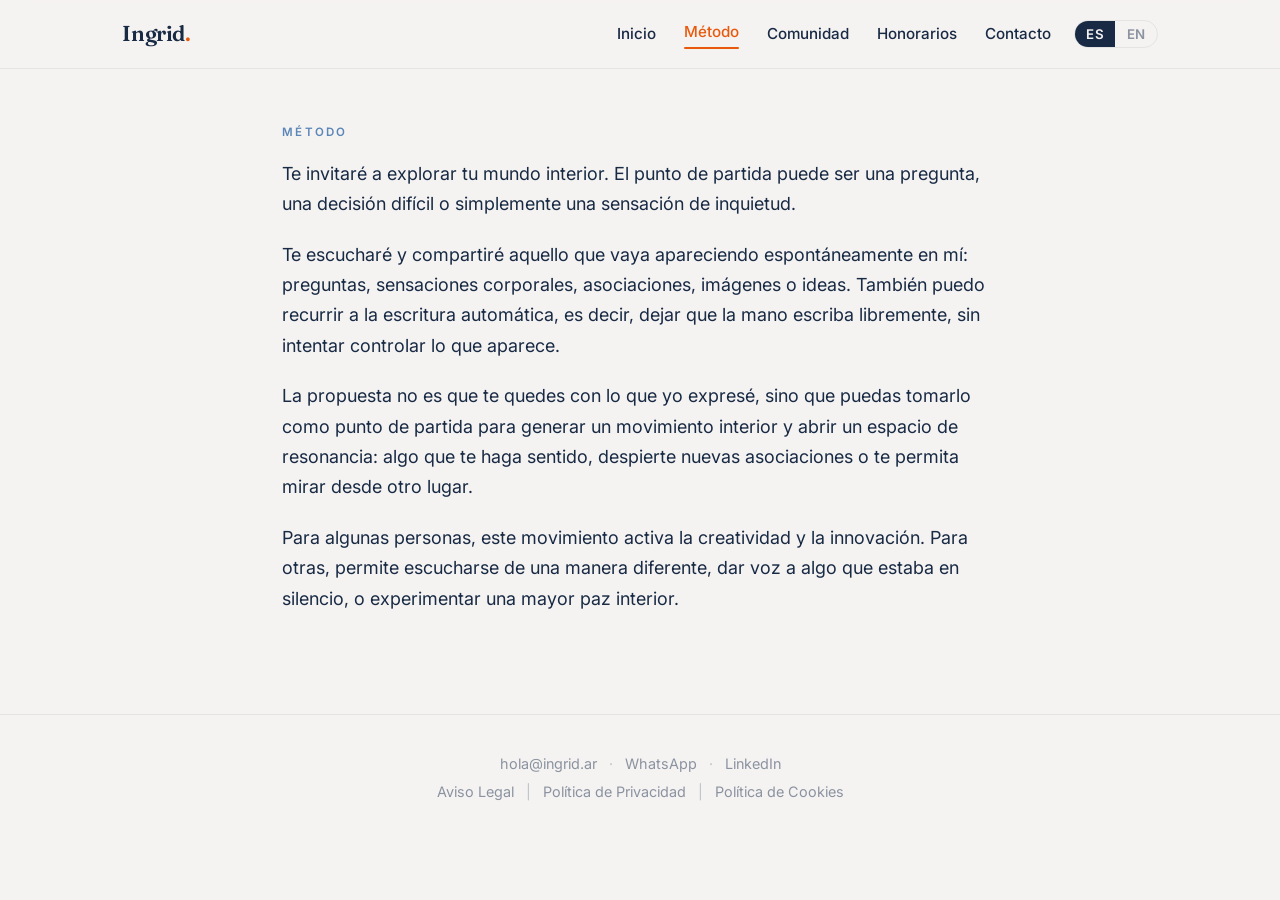
<file: metodo.html>
<!DOCTYPE html>
<html lang="es">
<head>
<meta charset="utf-8">
<meta name="viewport" content="width=device-width, initial-scale=1">
<title>Método · Ingrid</title>
<meta name="description" content="El método: escuchar, empatizar y compartir lo que va emergiendo para facilitar procesos creativos.">
<meta property="og:type" content="website">
<meta property="og:site_name" content="Ingrid">
<meta property="og:title" content="Método · Ingrid">
<meta property="og:description" content="El método: escuchar, empatizar y compartir lo que va emergiendo para facilitar procesos creativos.">
<meta property="og:url" content="https://ingrid.ar/metodo.html">
<meta property="og:image" content="https://ingrid.ar/assets/og.jpg">
<meta property="og:image:width" content="1200">
<meta property="og:image:height" content="630">
<meta name="twitter:card" content="summary_large_image">

<link rel="preconnect" href="https://fonts.googleapis.com">
<link rel="preconnect" href="https://fonts.gstatic.com" crossorigin>
<link href="https://fonts.googleapis.com/css2?family=Fraunces:opsz,wght@9..144,400;9..144,500;9..144,600&family=Inter:wght@400;500;600&display=swap" rel="stylesheet">
<link rel="stylesheet" href="styles.css">
</head>
<body>
<header>
  <nav class="nav">
    <a class='brand' href='/'>Ingrid<span>.</span></a>
    <div class="nav-links">
      <a href='/'><span class="es">Inicio</span><span class="en">Home</span></a>
      <a class='active' href='/metodo'><span class="es">Método</span><span class="en">Method</span></a>
      <a href='/comunidad'><span class="es">Comunidad</span><span class="en">Community</span></a>
      <a href='/honorarios'><span class="es">Honorarios</span><span class="en">Fees</span></a>
      <a href='/contacto'><span class="es">Contacto</span><span class="en">Contact</span></a>
      <div class="lang-toggle">
        <button data-lang="es">ES</button><button data-lang="en">EN</button>
      </div>
    </div>
  </nav>
</header>

<main>
  <p class="eyebrow"><span class="es">Método</span><span class="en">Method</span></p>

  <p>
    <span class="es">Te invitaré a explorar tu mundo interior. El punto de partida puede ser una pregunta, una decisión difícil o simplemente una sensación de inquietud.</span>
    <span class="en">I'll invite you to explore your inner world. The starting point can be a question, a difficult decision, or simply a feeling of unease.</span>
  </p>

  <p>
    <span class="es">Te escucharé y compartiré aquello que vaya apareciendo espontáneamente en mí: preguntas, sensaciones corporales, asociaciones, imágenes o ideas. También puedo recurrir a la escritura automática, es decir, dejar que la mano escriba libremente, sin intentar controlar lo que aparece.</span>
    <span class="en">I'll listen to you and share whatever emerges spontaneously in me — questions, bodily sensations, associations, images or ideas. I can also draw on automatic writing, meaning letting my hand write freely, without trying to control what comes up.</span>
  </p>

  <p>
    <span class="es">La propuesta no es que te quedes con lo que yo expresé, sino que puedas tomarlo como punto de partida para generar un movimiento interior y abrir un espacio de resonancia: algo que te haga sentido, despierte nuevas asociaciones o te permita mirar desde otro lugar.</span>
    <span class="en">The idea isn't for you to hold on to what I expressed, but to take it as a starting point to generate an inner movement and open a space of resonance: something that makes sense to you, awakens new associations, or lets you look from another place.</span>
  </p>

  <p>
    <span class="es">Para algunas personas, este movimiento activa la creatividad y la innovación. Para otras, permite escucharse de una manera diferente, dar voz a algo que estaba en silencio, o experimentar una mayor paz interior.</span>
    <span class="en">For some people, this movement activates creativity and innovation. For others, it allows them to listen to themselves in a different way, give voice to something that was silent, or experience greater inner peace.</span>
  </p>
</main>

<footer>
  <div class="foot-line">
    <a href="mailto:hola@ingrid.ar">hola@ingrid.ar</a>
    <span class="sep">·</span>
    <a class="js-wa-link" href="https://wa.me/34673626550" target="_blank" rel="noopener">WhatsApp</a>
    <span class="sep">·</span>
    <a href="https://www.linkedin.com/in/ingridastiz/" target="_blank" rel="noopener">LinkedIn</a>
  </div>
  <div class="foot-line foot-legal">
    <a href='/aviso-legal'><span class="es">Aviso Legal</span><span class="en">Legal Notice</span></a>
    <span class="sep">|</span>
    <a href='/privacidad'><span class="es">Política de Privacidad</span><span class="en">Privacy Policy</span></a>
    <span class="sep">|</span>
    <a href='/cookies'><span class="es">Política de Cookies</span><span class="en">Cookie Policy</span></a>
  </div>
</footer>

<script src="script.js"></script>
</body>
</html>
</file>
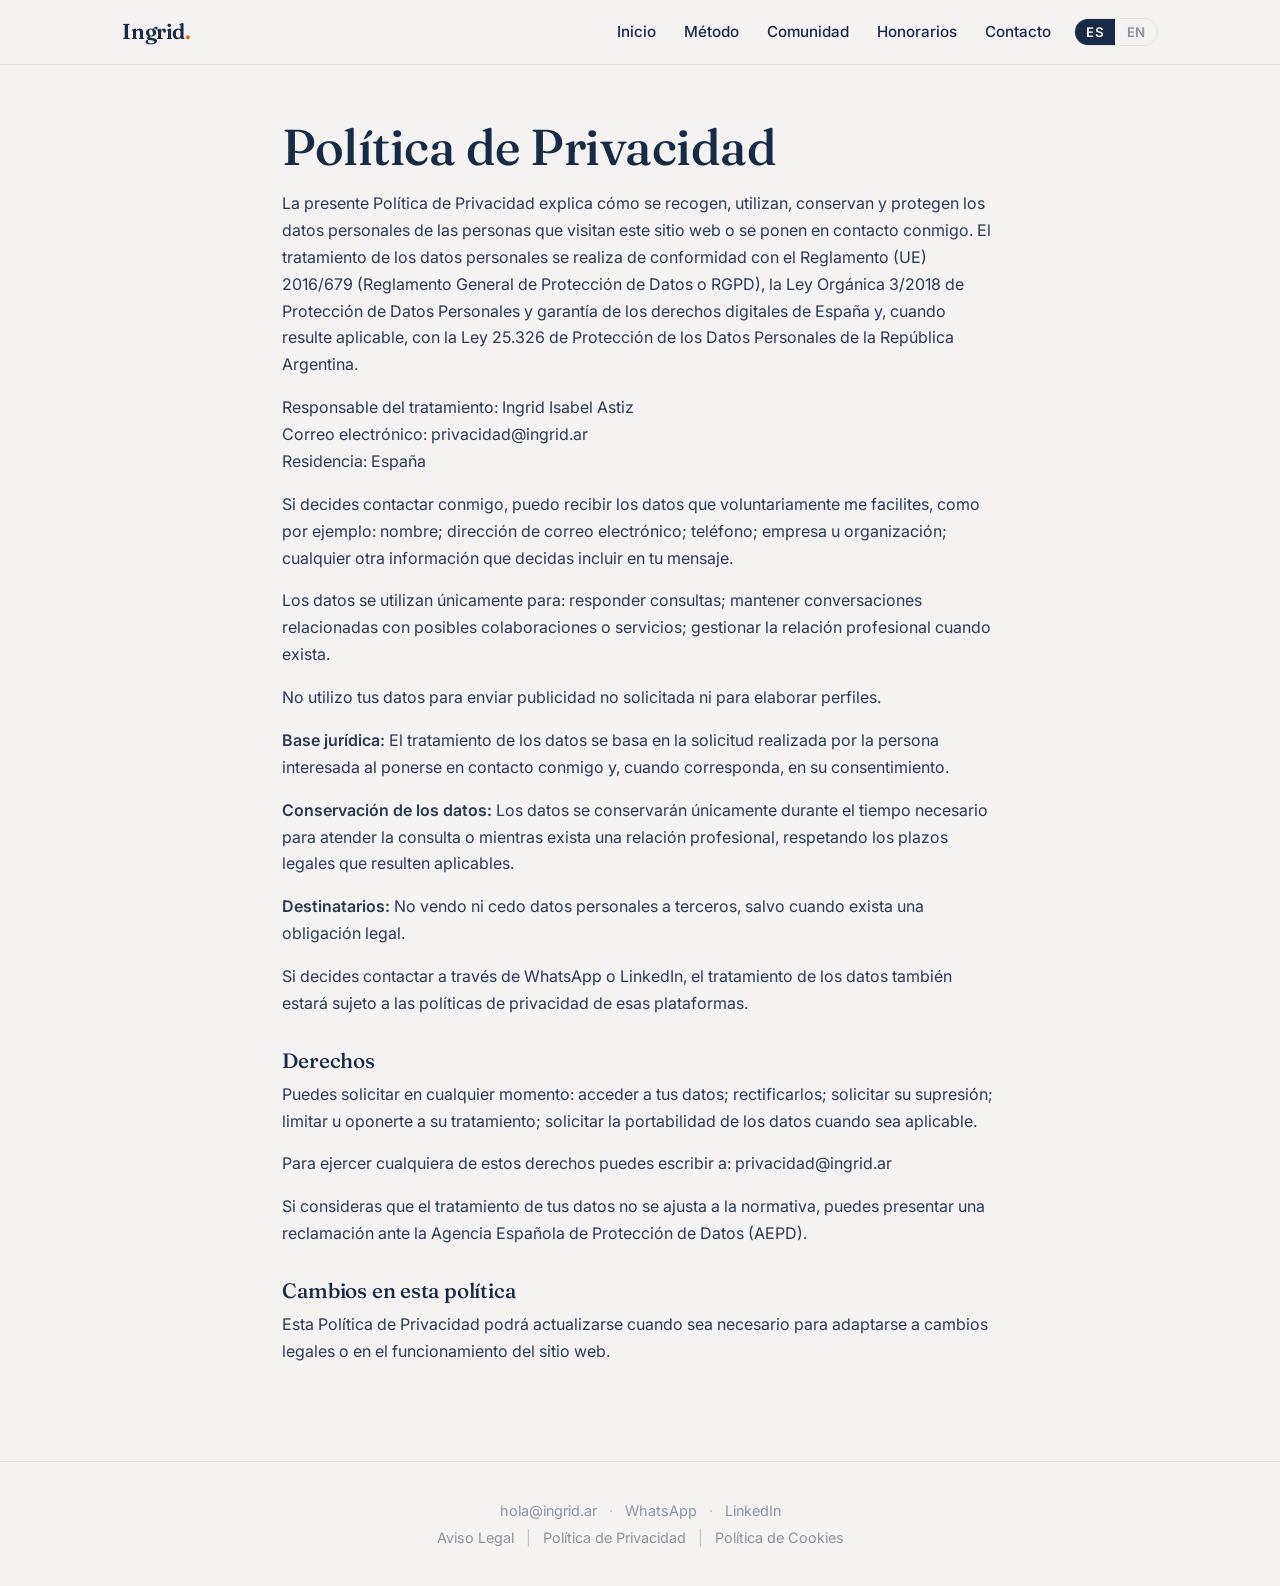
<file: privacidad.html>
<!DOCTYPE html>
<html lang="es">
<head>
<meta charset="utf-8">
<meta name="viewport" content="width=device-width, initial-scale=1">
<title>Política de Privacidad · Ingrid</title>
<meta name="robots" content="noindex">
<link rel="preconnect" href="https://fonts.googleapis.com">
<link rel="preconnect" href="https://fonts.gstatic.com" crossorigin>
<link href="https://fonts.googleapis.com/css2?family=Fraunces:opsz,wght@9..144,400;9..144,500;9..144,600&family=Inter:wght@400;500;600&display=swap" rel="stylesheet">
<link rel="stylesheet" href="styles.css">
</head>
<body>
<header>
  <nav class="nav">
    <a class='brand' href='/'>Ingrid<span>.</span></a>
    <div class="nav-links">
      <a href='/'><span class="es">Inicio</span><span class="en">Home</span></a>
      <a href='/metodo'><span class="es">Método</span><span class="en">Method</span></a>
      <a href='/comunidad'><span class="es">Comunidad</span><span class="en">Community</span></a>
      <a href='/honorarios'><span class="es">Honorarios</span><span class="en">Fees</span></a>
      <a href='/contacto'><span class="es">Contacto</span><span class="en">Contact</span></a>
      <div class="lang-toggle">
        <button data-lang="es">ES</button><button data-lang="en">EN</button>
      </div>
    </div>
  </nav>
</header>

<main class="legal">
  <div class="es">
  <h1>Política de Privacidad</h1>

  <p>La presente Política de Privacidad explica cómo se recogen, utilizan, conservan y protegen los datos personales de las personas que visitan este sitio web o se ponen en contacto conmigo. El tratamiento de los datos personales se realiza de conformidad con el Reglamento (UE) 2016/679 (Reglamento General de Protección de Datos o RGPD), la Ley Orgánica 3/2018 de Protección de Datos Personales y garantía de los derechos digitales de España y, cuando resulte aplicable, con la Ley 25.326 de Protección de los Datos Personales de la República Argentina.</p>

  <p>Responsable del tratamiento: Ingrid Isabel Astiz<br>
  Correo electrónico: privacidad@ingrid.ar<br>
  Residencia: España</p>

  <p>Si decides contactar conmigo, puedo recibir los datos que voluntariamente me facilites, como por ejemplo: nombre; dirección de correo electrónico; teléfono; empresa u organización; cualquier otra información que decidas incluir en tu mensaje.</p>

  <p>Los datos se utilizan únicamente para: responder consultas; mantener conversaciones relacionadas con posibles colaboraciones o servicios; gestionar la relación profesional cuando exista.</p>

  <p>No utilizo tus datos para enviar publicidad no solicitada ni para elaborar perfiles.</p>

  <p><strong>Base jurídica:</strong> El tratamiento de los datos se basa en la solicitud realizada por la persona interesada al ponerse en contacto conmigo y, cuando corresponda, en su consentimiento.</p>

  <p><strong>Conservación de los datos:</strong> Los datos se conservarán únicamente durante el tiempo necesario para atender la consulta o mientras exista una relación profesional, respetando los plazos legales que resulten aplicables.</p>

  <p><strong>Destinatarios:</strong> No vendo ni cedo datos personales a terceros, salvo cuando exista una obligación legal.</p>

  <p>Si decides contactar a través de WhatsApp o LinkedIn, el tratamiento de los datos también estará sujeto a las políticas de privacidad de esas plataformas.</p>

  <h2>Derechos</h2>
  <p>Puedes solicitar en cualquier momento: acceder a tus datos; rectificarlos; solicitar su supresión; limitar u oponerte a su tratamiento; solicitar la portabilidad de los datos cuando sea aplicable.</p>
  <p>Para ejercer cualquiera de estos derechos puedes escribir a: privacidad@ingrid.ar</p>
  <p>Si consideras que el tratamiento de tus datos no se ajusta a la normativa, puedes presentar una reclamación ante la Agencia Española de Protección de Datos (AEPD).</p>

  <h2>Cambios en esta política</h2>
  <p>Esta Política de Privacidad podrá actualizarse cuando sea necesario para adaptarse a cambios legales o en el funcionamiento del sitio web.</p>
  </div>

  <div class="en">
  <h1>Privacy Policy</h1>

  <p>This Privacy Policy explains how the personal data of people who visit this website or contact me is collected, used, retained and protected. Personal data is processed in accordance with Regulation (EU) 2016/679 (General Data Protection Regulation or GDPR), Spain's Organic Law 3/2018 on Personal Data Protection and the guarantee of digital rights and, where applicable, with Argentina's Law 25,326 on Personal Data Protection.</p>

  <p>Data controller: Ingrid Isabel Astiz<br>
  Email: privacidad@ingrid.ar<br>
  Residence: Spain</p>

  <p>If you decide to contact me, I may receive the data you voluntarily provide, such as: name; email address; phone number; company or organization; any other information you choose to include in your message.</p>

  <p>The data is used only to: respond to inquiries; hold conversations related to possible collaborations or services; manage the professional relationship when it exists.</p>

  <p>I do not use your data to send unsolicited advertising or to build profiles.</p>

  <p><strong>Legal basis:</strong> The processing of data is based on the request made by the interested party when contacting me and, where applicable, on their consent.</p>

  <p><strong>Data retention:</strong> Data will be kept only for the time necessary to handle the inquiry or while a professional relationship exists, in line with any applicable legal deadlines.</p>

  <p><strong>Recipients:</strong> I do not sell or transfer personal data to third parties, except where there is a legal obligation to do so.</p>

  <p>If you decide to contact me through WhatsApp or LinkedIn, the processing of your data will also be subject to those platforms' own privacy policies.</p>

  <h2>Rights</h2>
  <p>You can request at any time: access to your data; rectification; deletion; restriction of or objection to processing; data portability where applicable.</p>
  <p>To exercise any of these rights you can write to: privacidad@ingrid.ar</p>
  <p>If you believe the processing of your data does not comply with the regulations, you can file a complaint with the Spanish Data Protection Agency (AEPD).</p>

  <h2>Changes to this policy</h2>
  <p>This Privacy Policy may be updated when necessary to adapt to legal changes or changes in how the website works.</p>
  </div>
</main>

<footer>
  <div class="foot-line">
    <a href="mailto:hola@ingrid.ar">hola@ingrid.ar</a>
    <span class="sep">·</span>
    <a class="js-wa-link" href="https://wa.me/34673626550" target="_blank" rel="noopener">WhatsApp</a>
    <span class="sep">·</span>
    <a href="https://www.linkedin.com/in/ingridastiz/" target="_blank" rel="noopener">LinkedIn</a>
  </div>
  <div class="foot-line foot-legal">
    <a href='/aviso-legal'><span class="es">Aviso Legal</span><span class="en">Legal Notice</span></a>
    <span class="sep">|</span>
    <a href='/privacidad'><span class="es">Política de Privacidad</span><span class="en">Privacy Policy</span></a>
    <span class="sep">|</span>
    <a href='/cookies'><span class="es">Política de Cookies</span><span class="en">Cookie Policy</span></a>
  </div>
</footer>

<script src="script.js"></script>
</body>
</html>
</file>
<file: styles.css>
/* ===========================================================
   Ingrid · Sesiones creativas
   Paleta: azules + único acento naranja
   =========================================================== */
:root{
  --bg:#F5F3F2;
  --dark:#182A44;
  --blue:#5B86B8;
  --neutral:#8B93A0;
  --accent:#E8590C;
  --dark-soft:rgba(24,42,68,.08);
  --maxw:760px;
}

*{box-sizing:border-box;}
html{scroll-behavior:smooth;}
body{
  margin:0;
  background:var(--bg);
  color:var(--dark);
  font-family:"Inter",system-ui,-apple-system,Segoe UI,Roboto,sans-serif;
  font-size:18px;
  line-height:1.68;
  -webkit-font-smoothing:antialiased;
}

/* --------- Tipografía --------- */
h1,h2,h3{
  font-family:"Fraunces","Georgia",serif;
  font-weight:500;
  line-height:1.15;
  color:var(--dark);
  letter-spacing:-.01em;
}
h1{font-size:clamp(2rem,5vw,3.15rem);margin:0 0 .6em;}
h2{font-size:clamp(1.5rem,3.4vw,2.15rem);margin:0 0 .5em;}
p{margin:0 0 1.15em;}
a{color:var(--blue);text-decoration:none;}
a:hover{color:var(--accent);}
.muted{color:var(--neutral);}
strong{font-weight:600;}

/* --------- Header / Nav --------- */
header{
  position:sticky;top:0;z-index:50;
  background:rgba(245,243,242,.86);
  backdrop-filter:saturate(150%) blur(10px);
  border-bottom:1px solid var(--dark-soft);
}
.nav{
  max-width:1080px;margin:0 auto;
  display:flex;align-items:center;gap:1rem;
  padding:.85rem 1.4rem;
  flex-wrap:wrap;
}
.brand{
  font-family:"Fraunces",serif;font-size:1.35rem;font-weight:600;
  color:var(--dark);letter-spacing:-.02em;white-space:nowrap;
}
.brand span{color:var(--accent);}
.nav-links{
  display:flex;gap:.35rem;flex-wrap:wrap;align-items:center;
  margin-left:auto;
}
.nav-links a{
  color:var(--dark);font-size:.95rem;font-weight:500;
  padding:.35rem .7rem;border-radius:999px;
  transition:background .2s,color .2s;
}
.nav-links a:hover{color:var(--accent);}
.nav-links a.active{color:var(--accent);}
.nav-links a.active::after{
  content:"";display:block;height:2px;border-radius:2px;
  background:var(--accent);margin-top:2px;
}
/* language toggle */
.lang-toggle{
  display:inline-flex;border:1px solid var(--dark-soft);
  border-radius:999px;overflow:hidden;margin-left:.4rem;
  font-size:.82rem;
}
.lang-toggle button{
  border:0;background:transparent;cursor:pointer;
  padding:.3rem .7rem;color:var(--neutral);font-weight:600;
  font-family:inherit;letter-spacing:.03em;
}
.lang-toggle button.on{background:var(--dark);color:var(--bg);}

/* --------- Layout --------- */
main{max-width:var(--maxw);margin:0 auto;padding:3.4rem 1.4rem 2rem;}
.wide{max-width:1080px;}
section.block{margin-bottom:2.2rem;}
.eyebrow{
  text-transform:uppercase;letter-spacing:.18em;font-size:.72rem;
  font-weight:600;color:var(--blue);margin:0 0 1rem;
}

/* --------- Home hero --------- */
/* Escritorio: todo el hero entra en la primera vista, sin scroll.
   Dos columnas dentro del mismo contenedor de 1080px que el resto del
   sitio: texto a la izquierda (centrado verticalmente), foto a la
   derecha, en una tarjeta con esquinas redondeadas y sombra suave —
   NO pegada al borde de la pantalla. */
.hero{
  display:grid;
  grid-template-columns:1fr auto;
  column-gap:3rem;
  max-width:1080px;margin:0 auto;padding:1.2rem 1.4rem;
  height:calc(100dvh - 68px);
}
.hero-text{
  display:flex;flex-direction:column;justify-content:center;min-width:0;
}
.hero-text .eyebrow{margin-bottom:.9rem;}
.hero-text h1{font-size:clamp(1.7rem,3.2vw,2.6rem);}
.hero-text .lead{font-size:1.18rem;margin:.4rem 0 0;}
.hero-text .btn{align-self:flex-start;margin-top:1.6rem;}
.hero-photo{
  /* La caja toma la proporcion de la foto (1000x1278) para no recortar los costados */
  position:relative;aspect-ratio:1000/1278;
  height:100%;width:auto;
  max-height:calc(min(100vw,1080px)*.46/(1000/1278)); /* que no pase del ~46% del ancho */
  align-self:center;min-height:0;min-width:0;
  border-radius:14px;overflow:hidden;
  box-shadow:0 24px 60px -28px rgba(24,42,68,.55);
}
.hero-photo img{
  width:100%;height:100%;object-fit:cover;object-position:50% 20%;
  display:block;
}
.photo-credit{
  position:absolute;left:.7rem;bottom:.6rem;
  font-family:"Inter",system-ui,sans-serif;font-size:.68rem;
  color:rgba(255,255,255,.8);text-shadow:0 1px 3px rgba(0,0,0,.5);
}

/* --------- Botones --------- */
.btn{
  display:inline-flex;align-items:center;gap:.55rem;
  background:var(--accent);color:#fff;
  padding:.8rem 1.4rem;border-radius:999px;
  font-weight:600;font-size:1rem;
  transition:transform .15s,box-shadow .2s,background .2s;
  box-shadow:0 10px 24px -12px rgba(232,89,12,.7);
}
.btn:hover{color:#fff;background:#cf4f0a;transform:translateY(-2px);}
.btn svg{width:1.05em;height:1.05em;fill:currentColor;}
.btn-outline{
  background:transparent;color:var(--dark);
  border:1.5px solid var(--dark);box-shadow:none;
}
.btn-outline:hover{background:var(--dark);color:var(--bg);}
.btn-outline svg{fill:currentColor;}

/* --------- Notas / avisos --------- */
.note{
  border-left:3px solid var(--blue);
  background:rgba(91,134,184,.07);
  padding:.9rem 1.15rem;border-radius:0 10px 10px 0;
  font-size:.98rem;color:var(--dark);margin:1.4rem 0;
}
.callout{
  background:#fff;border:1px solid var(--dark-soft);
  border-radius:14px;padding:1.6rem 1.5rem;margin:1.6rem 0;
}
/* formas de pago */
.pay{
  margin:1.2rem 0 0;padding-top:1rem;
  border-top:1px solid var(--dark-soft);
  color:var(--neutral);font-size:.95rem;line-height:1.7;
}
.pay-label{
  display:block;color:var(--dark);font-weight:600;
  font-size:.8rem;text-transform:uppercase;letter-spacing:.1em;
  margin-bottom:.35rem;
}

ul.clean{list-style:none;padding:0;margin:0 0 1.15em;}
ul.clean li{
  position:relative;padding-left:1.4rem;margin-bottom:.5rem;
}
ul.clean li::before{
  content:"";position:absolute;left:0;top:.62em;
  width:7px;height:7px;border-radius:50%;background:var(--accent);
}

/* --------- Footer --------- */
footer{
  border-top:1px solid var(--dark-soft);
  margin-top:3rem;padding:2rem 1.4rem;
  text-align:center;color:var(--neutral);font-size:.9rem;
}
footer a{color:var(--neutral);font-weight:400;text-decoration:none;}
footer a:hover{color:var(--accent);}
footer .sep{margin:0 .5rem;opacity:.5;}
/* las tres líneas del pie, todas iguales */
.foot-line{margin:.3rem 0;line-height:1.6;font-size:.9rem;font-weight:400;}

/* --------- Páginas legales --------- */
.legal{font-size:1rem;color:#2b3a52;}
.legal h1{margin-bottom:.8rem;}
.legal h2{font-size:1.3rem;margin:2rem 0 .5rem;}
.legal p{margin:0 0 1em;}

/* --------- Idiomas --------- */
.en{display:none;}
body.lang-en .es{display:none;}
body.lang-en .en{display:block;}
body.lang-en span.en{display:inline;}
span.en{display:none;}

/* --------- Responsive --------- */
@media(max-width:820px){
  /* Móvil: se apilan. Orden: etiqueta → titular → foto → subtítulo → botón.
     Acá sí se permite scroll. */
  .hero{
    display:flex;flex-direction:column;
    row-gap:1.1rem;
    height:auto;
    padding:1.5rem 1.4rem 1rem;
  }
  .hero-text{display:contents;}
  .hero-text .eyebrow{order:1;}
  .hero-text h1{font-size:2rem;order:2;}
  .hero-text .lead{margin:0;order:4;}
  .hero-text .btn{justify-content:center;width:100%;margin-top:.4rem;order:5;align-self:stretch;}
  .hero-photo{order:3;height:48vh;width:100%;max-height:none;aspect-ratio:auto;}
  .hero-photo img{object-position:50% 20%;}
  body{font-size:17px;}
}
@media(max-width:560px){
  .nav{padding:.7rem 1rem;}
  .nav-links{width:100%;margin-left:0;justify-content:flex-start;}
  .brand{width:100%;}
}
</file>
